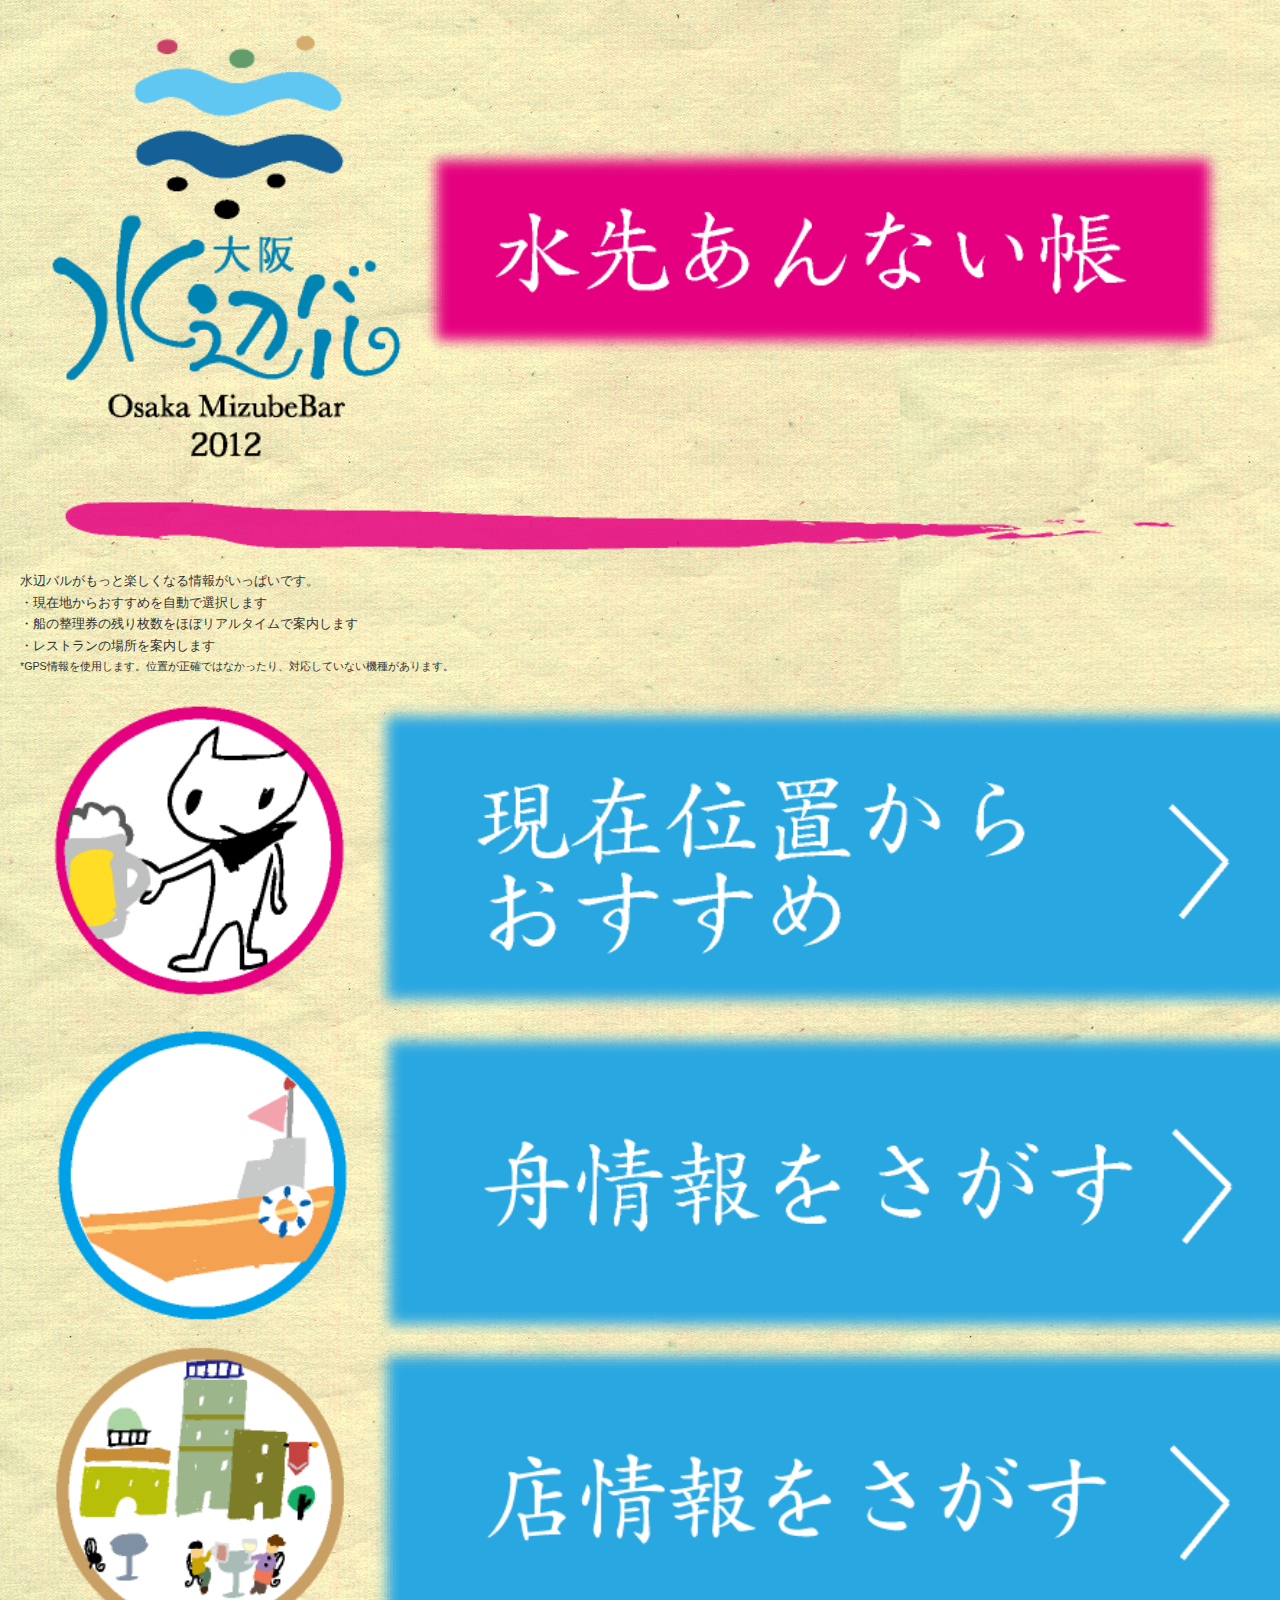
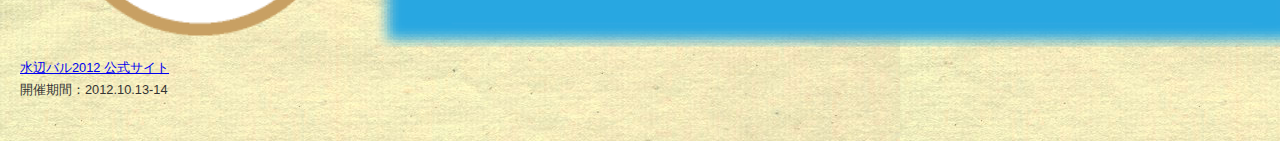
<file: htdocs/index.html>
<html xmlns="http://www.w3.org/1999/xhml">
<head>
	<meta charset="utf-8" />
	<title>水辺バル</title>
	<meta name="description" content="水辺バル" />
	<meta name="keywords" content="水辺バル" />
	<meta name="viewport" content="width=device-width, initial-scale=1.0, maximum-scale=2.0, user-scalable=yes">
	<script type="text/javascript" src="http://platform.twitter.com/widgets.js" charset="utf-8"></script>
	<link rel="stylesheet" href="style.css">
	<style></style>
	<script type="text/javascript">

  var _gaq = _gaq || [];
  _gaq.push(['_setAccount', 'UA-35428958-1']);
  _gaq.push(['_trackPageview']);

  (function() {
    var ga = document.createElement('script'); ga.type = 'text/javascript'; ga.async = true;
    ga.src = ('https:' == document.location.protocol ? 'https://ssl' : 'http://www') + '.google-analytics.com/ga.js';
    var s = document.getElementsByTagName('script')[0]; s.parentNode.insertBefore(ga, s);
  })();

</script>
</head>

<body>
	<header>
		<div id= "page_top">
		<img src= "img/logo.png" style="width:100%">
		<img src= "img/line.png" style="width:100%">
		</div>
	</header>
	<div id="info">水辺バルがもっと楽しくなる情報がいっぱいです。<br>
	  ・現在地からおすすめを自動で選択します<br>
	  ・船の整理券の残り枚数をほぼリアルタイムで案内します<br>
	  ・レストランの場所を案内します<br>
	 <small> *GPS情報を使用します。位置が正確ではなかったり、対応していない機種があります。</small>
	</div>
	<div class= "nav">
	<a href="gps.php"><img src="img/osusume.png" style="width:100%"></a>
	</div>
	<div class= "nav">
	<a href="ship_search.html"><img src="img/fune.png" style="width:100%"></a>
	</div>
	<div class= "nav">
	<a href="rest_search.php"><img src="img/resutoran.png" style="width:100%"></a>
	</div>
	 
	 <div id="info">
	 <a href="http://osaka-mizubebar2012.seesaa.net/">水辺バル2012 公式サイト</a><br>
	 開催期間：2012.10.13-14<br>
	 </div>
	 <div class="twitter">
	 <script charset="utf-8" src="http://widgets.twimg.com/j/2/widget.js"></script>
<script>
new TWTR.Widget({
version: 2,
type: 'profile',
rpp: 4,
interval: 20000,
title: '',
subject: '水辺バル2012',
width: 'auto',
height: 400,
theme: {
shell: {
background: '#ffffff33',
color: '#8a8a8a'
},
tweets: {
background: '#ffffff99',
color: '#444444',
links: '#1985b5'
}
},
features: {
scrollbar: false,
loop: true,
live: true,
behavior: 'default'
}
}).render().setUser('mizube_barOSAKA').start();
</script>

</div>
	 
	<footer>
	</footer>	
</body>
</file>
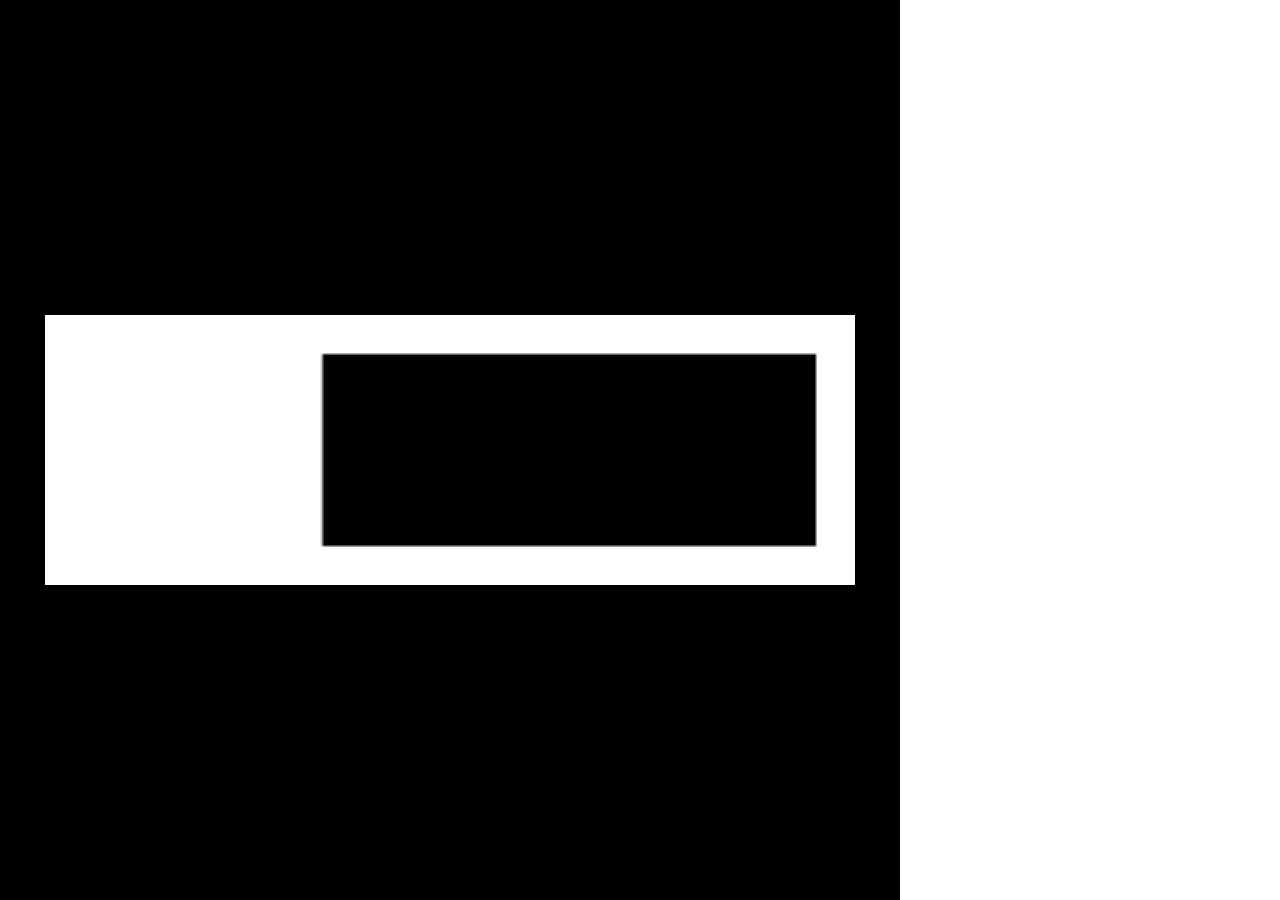
<file: htdocs/quiz/index.html>
<!DOCTYPE html>
<html>
<head>
<meta charset="UTF-8" />
<title>forked: クイズ機能の回答選択肢をランダム順で表示する - js do it</title>
<meta name="Description" content="" />
<meta name="Keywords"  content="" />

<link rel="stylesheet" type="text/css" media="screen,print" href="style.css" />
</head>
<body>
<!-- generated by: jsdo.it - http://jsdo.it/yoyoyoshitaka/2Y0r -->
<!-- Copyright yoyoyoshitaka - http://jsdo.it/yoyoyoshitaka -->
<!-- Licensed under MIT License - http://www.opensource.org/licenses/mit-license.php -->
<!DOCTYPE html>
<html>
    <head>
        <meta charset="utf-8">
        <meta name="viewport" content="width=320px, user-scalable=no"> 
        <meta name="apple-mobile-web-app-capable" content="yes"> 
        <meta name="apple-mobile-web-app-status-bar-style" content="black-translucent">
        <title>enchant</title>
        <script type="text/javascript" src="enchant.js"></script>
    	<script type="text/javascript" src="nineleap.enchant.js"></script>
        <script type="text/javascript" src="game.js"></script>
    </head>
	<body>
    </body>
</html>


<script type="text/javascript" src="index.js"></script>
</body>
</html>
</file>
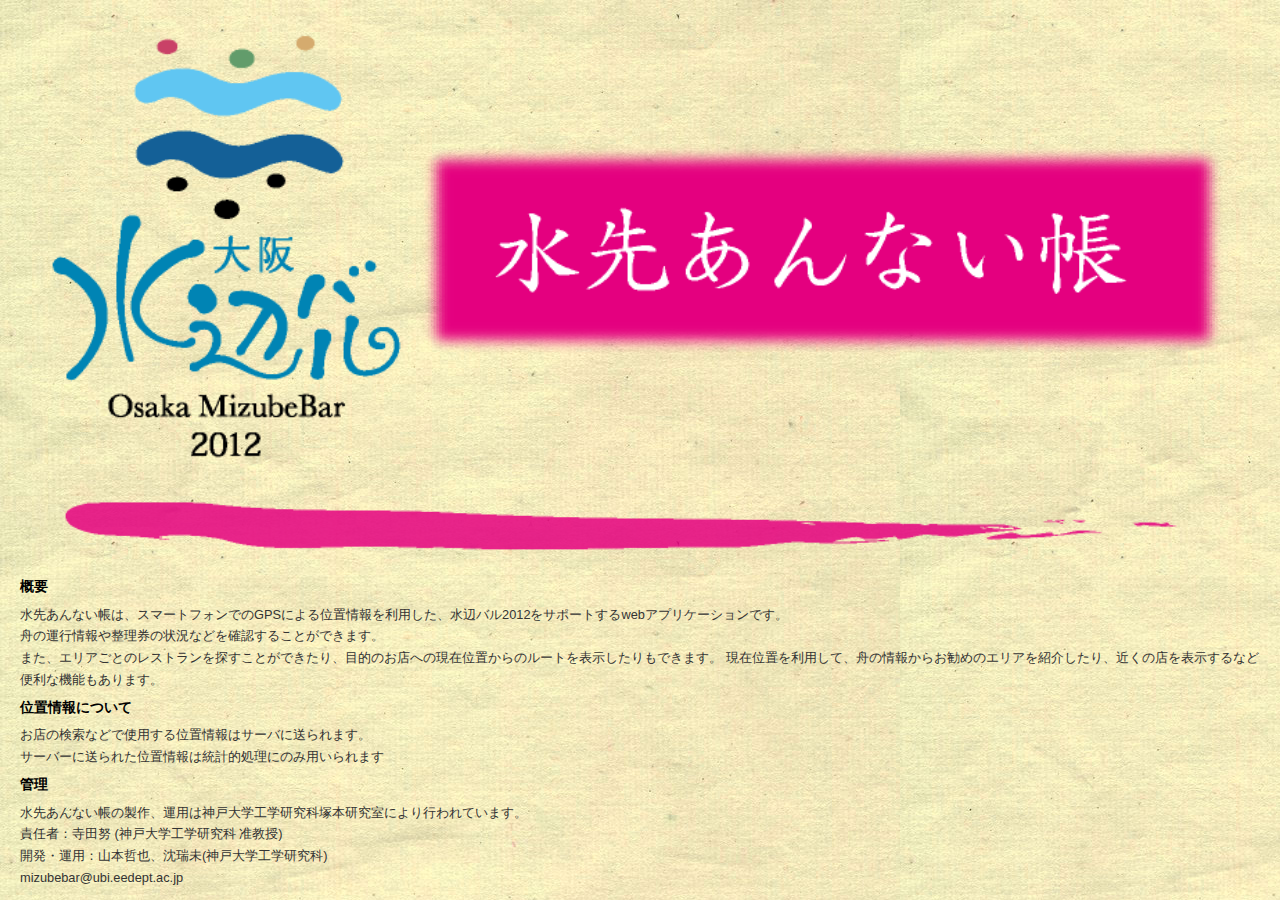
<file: htdocs/mizubebar.html>
﻿<html xmlns="http://www.w3.org/1999/xhml">
<head>
	<meta charset="utf-8" />
	<title>水辺バル</title>
	<meta name="description" content="水辺バル" />
	<meta name="keywords" content="水辺バル" />
	<meta name="viewport" content="width=device-width, initial-scale=1.0, maximum-scale=2.0, user-scalable=yes">
	<script type="text/javascript" src="http://platform.twitter.com/widgets.js" charset="utf-8"></script>
	<link rel="stylesheet" href="style.css">
	<style></style>
	<script type="text/javascript">

  var _gaq = _gaq || [];
  _gaq.push(['_setAccount', 'UA-35428958-1']);
  _gaq.push(['_trackPageview']);

  (function() {
    var ga = document.createElement('script'); ga.type = 'text/javascript'; ga.async = true;
    ga.src = ('https:' == document.location.protocol ? 'https://ssl' : 'http://www') + '.google-analytics.com/ga.js';
    var s = document.getElementsByTagName('script')[0]; s.parentNode.insertBefore(ga, s);
  })();

</script>
</head>

<body>
	<header>
		<div id= "page_top">
		<a href="./"><img src= "img/logo.png" style="width:100%"></a>
		<img src= "img/line.png" style="width:100%">
		</div>
	</header>
	<div id="info">
	<h3>概要</h3>
	水先あんない帳は、スマートフォンでのGPSによる位置情報を利用した、水辺バル2012をサポートするwebアプリケーションです。<br>
	舟の運行情報や整理券の状況などを確認することができます。<br>
	また、エリアごとのレストランを探すことができたり、目的のお店への現在位置からのルートを表示したりもできます。
	現在位置を利用して、舟の情報からお勧めのエリアを紹介したり、近くの店を表示するなど便利な機能もあります。	

	<h3>位置情報について</h3>
	お店の検索などで使用する位置情報はサーバに送られます。<br>
	サーバーに送られた位置情報は統計的処理にのみ用いられます<br>

	<h3>管理</h3>
	水先あんない帳の製作、運用は神戸大学工学研究科塚本研究室により行われています。<br>
	責任者：寺田努 (神戸大学工学研究科 准教授)<br>	
	開発・運用：山本哲也、沈瑞未(神戸大学工学研究科)<br>		
	mizubebar@ubi.eedept.ac.jp<br>	
	<footer>
	</footer>	
</body>
</file>
<file: htdocs/style.css>
* {
	margin: 0;
	padding: 0;
}
header, nav, section, article, aside, footer {
	display: block;
}
body {
	width: 100%;	
	background-image: url("img/background.jpg");
	font-family: Arial, Helvetica, Verdana, “ヒラギノ角ゴPro W3″, “Hiragino Kaku Gothic Pro”, Osaka, “メイリオ”, Meiryo, “ＭＳ Ｐゴシック”, sans-serif;
	line-height: 1.7;
}
h1 {
	padding:10% 0 10% 15%;
	text-align: left;	
	color:  #000000;
	font-size: 15px;
}
h2{
	padding: 5px 0 0 30px;
	text-align: left;
	font-size: 20px;
	color: #000000;
}
h3{
	padding: 5px 0 5px 0;
	font-size: 14px;
	color: #000000;
}
/* Header-----------------------------------------------------------------------------*/

header {
  width: 100%;
}

#page_top {
  margin: 0;
  padding: 0;
}

/* Nav-----------------------------------------------------------------------------*/
.nav {
	width: 100%;
	margin: 0;
	padding: 0 0 0 0;
	}	
#info{
	padding: 10px 10px 10px 20px;
	font-size: 0.8em;
	color: #333;
}
#info_top{
	padding: 10px 10px 10px 10px;
	font-size: 1.2em;
	text-align: center;
}
/* rest-----------------------------------------------------------------------------*/
#map_canvas{
	    border: 0;
    height: 0; /* Firefox... */
    box-shadow: 0 0 10px 1px black;
}

/* rest-----------------------------------------------------------------------------*/
.restaurant{
	width: 100%;
	height: 170px;
	padding: 0;
	margin: 0 0 3px 0;
	background:  rgba(0,0,0,0.1);
	border-bottom: dotted 3px;
	border-bottom-color: #aaa;
	z-index: 1;
	overflow: hidden;
}
.rest_left{
	width: 30%;
	max-height:120px;
	padding: 10px 1%;
	margin: 0;
	float: left;
	overflow: hidden;
	z-index: 1;
}
.rest_left img{
	z-index: 1;
}
.rest_right{
	width: 60%;
	height: 120px;
	padding: 5px 1%;
	margin: 0;
	float: left;
	overflow: hidden;
	font-size: 0.8em;
}
.rest_arrow{
	width: 6%;
	height: 100px;
	padding: 0;
	float: left;
	background: url("img/arrow_icon.png") no-repeat center;
}
.rest_title{
	width: 100%;
	padding:3px 3px 3px 3px ;
	font-size: 1.1em;
	text-align: center;
	background:  rgba(0,0,0,0.3);
	color: #333;
	z-index: 10;
	   background: #fff;
    border-top:1px solid #ddd;
    border-bottom:1px solid #ddd;
    padding: 5px 0 5px 10px;
    background: -moz-linear-gradient(top, #fff 0%, #eee 50%, #ddd 51%, #fff 100%); /* firefox */
    background: -webkit-gradient(linear, left top, left bottom, color-stop(0%,#fff), color-stop(50%,#eee), color-stop(51%,#ddd), color-stop(100%,#fff)); /* webkit */
}
.image_style{
	width: 100%;
	z-index: 1;
}

#rest_area a{
	color: #000;
	text-decoration: none;
}

.rest_menu{
	padding: 5px;
	border-bottom: dotted 3px;
	border-bottom-color: #aaa;
}

hr {
    border: 0;
    border-bottom: 1px dashed #ccc;
    background: #999;
}
.rest_route{
	background:  rgba(0,0,0, 0.1);
		padding: 5px;
	border-bottom: dotted 3px;
	border-bottom-color: #aaa;
	text-align: center;
}

#show_result{
	padding: 0px 10px 10px 10px;
	text-align: center;
}

/* レストラン探す-----------------------------------------------------------------------------*/
.search_rest{
	width:99%;
	background:  rgba(0,0,0, 0.1);
	border-color:  #888;
	border-style: dotted none none none ;
	border-width:3px;  
	height: 90px;
	padding: 20px 20px 0 10px;
}
.rest_text{
	width: 80%;
	height: 50px;
	padding: 0;
	float:left;
}
.rest_submit{
	width: 20%;
	padding: 10px 0 0 0;
	height: 50px;
	float: right;
}
/* 運行-----------------------------------------------------------------------------*/
select{
	width: 80%;
	margin: 10px 10% ;
	-moz-appearance: button;
    -webkit-appearance: button;
    appearance: button;
    padding: 4px;
    background: rgba(255,255,255, 0.5);
    border: none;
    color: #000;
    font-size: 1.4em;
    box-shadow: 0 0 8px rgba(0, 0, 0, 0.4) inset;
}

#submit_botton{
	width: 100px;
	margin-right:40%;
	margin-left:40%;
}
#ship_info{
	width: 100%;
	background:  rgba(255,255,255, 0.1);
	margin-top: 10px;
	
}

.ship_title{
	height:1.5em;
	background: rgba(0,0,25, 0.1);
	border-style: dotted none dotted none;
}
.ship_ex{
	font-size: 0.8em;
	padding:5px 0 5px 10px;
}
.ship_to{
	border-style: solid none solid none;
	  border-width:1px;  
	  border-color: #ccc;
	 padding:5px 0 5px 10px;
	 background: rgba(0,0,0, 0.8);
	 color:#fff;
}

.ship_info{
	font-size: 0.8em;
	padding:1px 0 1px 10px;
}

#ship_info table{
	border-spacing: 0;
    border: 1px solid #CCC;
    -webkit-border-radius: 6px;
    -moz-border-radius: 6px;
    -o-border-radius: 6px;
    border-radius: 6px;
    box-shadow: 0 1px 1px #CCC;
	width:100%;
	margin:5px 0 20px 0;
	 background:#ffffff;
}

#ship_info th,td{
    padding:3px;
    background:#ffffff;
    border-bottom:solid 1px #CCC;
}
#ship_info th{
	background:#eee;
    box-shadow: 0 1px 0 rgba(255, 255, 255, 0.8) inset;
    color:#69655c;
	border-right:solid 1px #CCC;
}

.train{
	padding:0 0 20px 0 ;
	text-align: center;
}

/* ship_search-----------------------------------------------------------------------------*/
.area{
	width:350px;
	margin:0 auto;
	height: 250px;
}

.s_point{
	width: 46px;
	height:250px;
	float:left;
}
.bar{
	width: 30px;
	padding: 115px 0 0 0;
	float: left;
}
#v_bar{
	width: 350px;
	height:44px;
	margin:0 auto;
}
#fune{
	width:152px;
	height: 250px;
	float: left;
	padding: 60px 0 0 0;
}
/* rest-----------------------------------------------------------------------------*/
#admin{
	padding:10px;
}

/* Twitter-----------------------------------------------------------------------------*/
.twitter{
	width: 100%;
	margin: 30px 0 0 0;
	background:  rgba(0,0,0, 0.1);
}
.twtr-hd{}
.twtr-ft{display:none;}
</file>
<file: htdocs/quiz/style.css>
body {
                margin: 0;
    		}
			.selector{
				text-align:center;
				padding-left:10px;
				width:280px;
				color:#ffffff;
				font-size:16px;
				background-color: #75c5e3;
				background:-moz-linear-gradient(top,#0000a0 0%,#000000);
				background:-webkit-gradient(linear, left top, left bottom,from(#0000a0),to(#000000));
				-webkit-border-radius:10px;
				-moz-border-radius:10px;
				border-radius:10px;
				-webkit-box-shadow: 0 0 9px #88a;
			}
</file>
